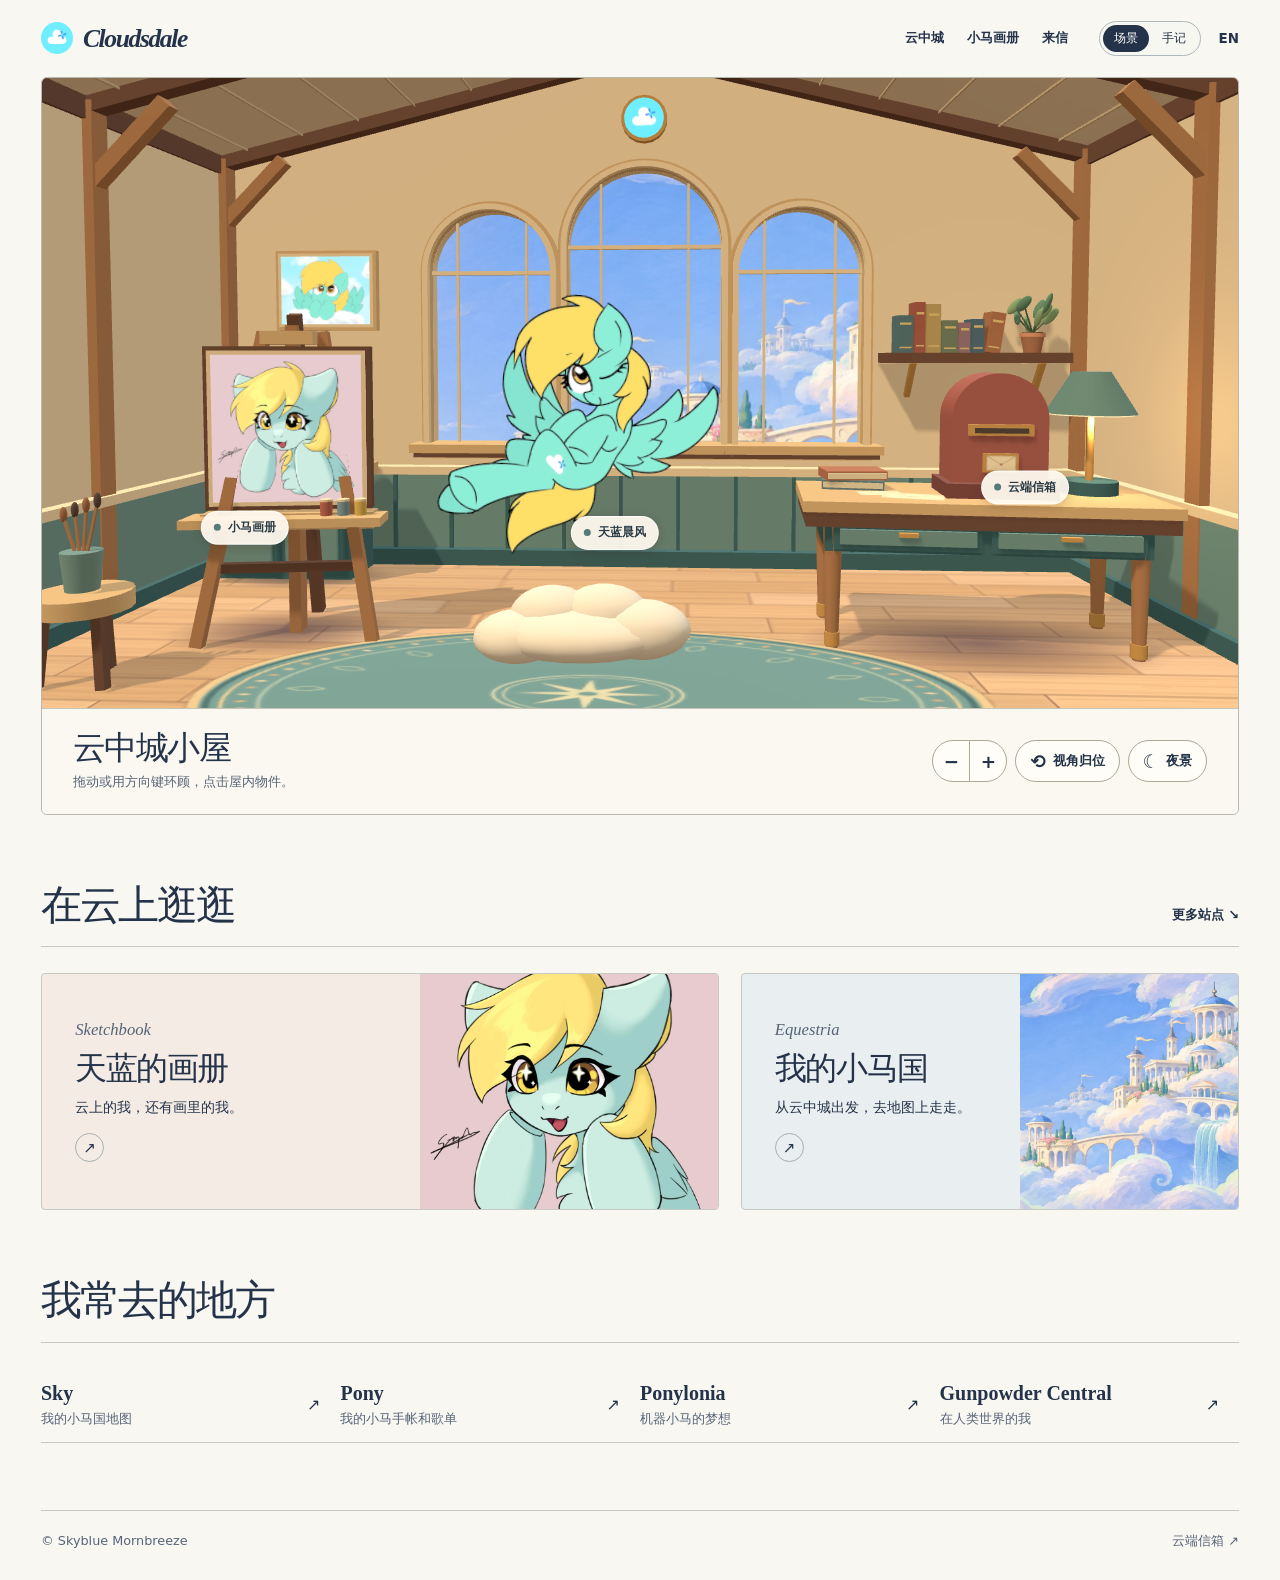
<file: index.html>
<!doctype html>
<html lang="zh-CN" data-view="scene" data-light="day">
<head>
  <meta charset="utf-8">
  <meta name="viewport" content="width=device-width, initial-scale=1">
  <meta name="theme-color" content="#f6f5ed">
  <title>云中城 | 天蓝晨风</title>
  <meta name="description" content="我是天蓝晨风，一只住在云中城的蓝色小天马。来看看我的画册，听听我喜欢的音乐，也可以给我留言。">
  <link rel="canonical" href="https://cloud.hachile.org/">
  <link rel="alternate" hreflang="zh-CN" href="https://cloud.hachile.org/">
  <link rel="alternate" hreflang="en" href="https://cloud.hachile.org/en/">
  <link rel="icon" type="image/png" href="./assets/mark.png">
  <meta property="og:image" content="https://cloud.hachile.org/assets/room-poster.webp">
  <link rel="stylesheet" href="./style.css?v=cottage-1">
  <script defer src="./cloud.js?v=cottage-1"></script>
  <noscript><style>.view-switch,.room-tools{display:none!important}.journal{display:grid!important}</style></noscript>
</head>
<body>
  <a class="skip" href="#main">跳到正文</a>
  <header class="masthead">
    <a class="brand" href="./" aria-label="云中城 | 天蓝晨风"><img src="./assets/mark.png" alt="" width="36" height="36"><span>Cloudsdale</span></a>
    <nav class="nav" aria-label="主导航">
      <a href="#main">云中城</a>
      <a class="" href="https://gallery.hachile.org/" data-open="album">小马画册</a>
      <a class="" href="https://home.hachile.org/#discussion" data-open="mail">来信</a>
    </nav>
    <div class="utility">
      <div class="view-switch" role="group" aria-label="浏览方式">
        <button type="button" data-view-choice="scene" aria-pressed="true">场景</button>
        <button type="button" data-view-choice="journal" aria-pressed="false">手记</button>
      </div>
      <a class="lang" href="en/" hreflang="en" lang="en" aria-label="English">EN</a>
    </div>
  </header>
  <main id="main" class="wrap">
    <section class="scene" aria-labelledby="scene-title">
      <div class="room-stage" data-room>
        <picture class="room-poster">
          <source media="(max-width: 680px)" srcset="./assets/room-poster-mobile.webp">
          <img src="./assets/room-poster.webp" alt="天蓝晨风的云中城小屋，拱窗外是云海，窗边摆着画架和书桌。" fetchpriority="high">
        </picture>
        <canvas data-room-canvas tabindex="0" aria-label="云中城小屋三维视图" aria-describedby="camera-help"></canvas>
        <a class="room-pin" href="https://pony.hachile.org/#about" data-open="profile" data-room-pin="profile"><i aria-hidden="true"></i>天蓝晨风</a>
        <a class="room-pin" href="https://gallery.hachile.org/" data-open="album" data-room-pin="album"><i aria-hidden="true"></i>小马画册</a>
        <a class="room-pin" href="https://home.hachile.org/#discussion" data-open="mail" data-room-pin="mail"><i aria-hidden="true"></i>云端信箱</a>
      </div>
      <div class="room-bar">
        <div class="room-caption">
          <h1 id="scene-title">云中城小屋</h1>
          <p class="camera-help" id="camera-help"><span class="drag-help">拖动或用方向键环顾，点击屋内物件。</span><span class="touch-help">左右滑动环顾，轻点屋内物件。</span></p>
          <p class="still-help">点选天蓝、画册或信箱。</p>
        </div>
        <div class="room-tools">
          <div class="room-zoom" role="group" aria-label="镜头距离">
            <button type="button" data-room-zoom="out" aria-label="拉远镜头" title="拉远镜头">−</button>
            <button type="button" data-room-zoom="in" aria-label="拉近镜头" title="拉近镜头">+</button>
          </div>
          <button class="room-reset" type="button" data-room-reset><span aria-hidden="true">⟲</span> 视角归位</button>
          <button class="light-switch" type="button" data-light-switch aria-pressed="false" aria-label="夜景模式"><span aria-hidden="true">☾</span> <span data-light-text>夜景</span></button>
        </div>
      </div>
    </section>
    <section class="journal" id="journal" aria-labelledby="journal-title">
      <div class="journal-copy"><p class="location">云中城手记</p><h1 id="journal-title">叫我天蓝就好</h1>
      <p class="lede">我是天蓝晨风，一只住在云中城的蓝色小天马。</p><p>在小马社群，我也叫 Pegasus Bluie。朋友们平常喊我天蓝、小蓝，或是 Skyblue。</p><p>出门时喜欢带着天琴心弦的布偶拍照。回到家，我练习画画，尝试写小马故事，也学着做电子音乐。</p><p>在人类世界，我在同济大学学习机器人。我想有一天能造出一匹像 Sweetiebot 那样的机器小马。</p>
      <a class="action" href="https://pony.hachile.org/#music">听我的歌单 <span aria-hidden="true">↗</span></a></div>
      <img class="journal-art" src="./assets/cloud-portrait.webp" alt="天蓝晨风趴在白云上，一侧翅膀从身后探出。" width="1100" height="825">
    </section>
    <section class="shelf" aria-labelledby="shelf-title">
      <div class="section-head"><h2 id="shelf-title">在云上逛逛</h2><a href="#places">更多站点 <span aria-hidden="true">↘</span></a></div>
      <div class="feature-grid">
        <a href="https://gallery.hachile.org/" class="feature feature-gallery" data-open="album">
          <div class="feature-copy"><small>Sketchbook</small><h3>天蓝的画册</h3><p>云上的我，还有画里的我。</p><span aria-hidden="true">↗</span></div>
          <img class="feature-art" src="./assets/studio.webp" alt="" width="900" height="900" loading="lazy">
        </a>
        <a href="https://sky.hachile.org/" class="feature feature-world">
          <div class="feature-copy"><small>Equestria</small><h3>我的小马国</h3><p>从云中城出发，去地图上走走。</p><span aria-hidden="true">↗</span></div>
          <img class="feature-art" src="./assets/cloudsdale.webp" alt="" width="2041" height="770" loading="lazy">
        </a>
      </div>
    </section>
    <section class="places" id="places" aria-labelledby="places-title"><div class="section-head"><h2 id="places-title">我常去的地方</h2></div><div class="place-list">
      <a href="https://sky.hachile.org/"><strong>Sky</strong><span>我的小马国地图</span><b aria-hidden="true">↗</b></a>
      <a href="https://pony.hachile.org/"><strong>Pony</strong><span>我的小马手帐和歌单</span><b aria-hidden="true">↗</b></a>
      <a href="https://ponylonia.hachile.org/"><strong>Ponylonia</strong><span>机器小马的梦想</span><b aria-hidden="true">↗</b></a>
      <a href="https://home.hachile.org/"><strong>Gunpowder Central</strong><span>在人类世界的我</span><b aria-hidden="true">↗</b></a>
    </div></section>
  </main>
  <footer class="foot"><span>© Skyblue Mornbreeze</span><a class="" href="https://home.hachile.org/#discussion" data-open="mail">云端信箱 ↗</a></footer>
  <dialog id="profile" class="modal" aria-labelledby="profile-title"><button class="close" type="button" data-close aria-label="关闭">×</button><div class="profile-layout">
    <img src="./assets/skyblue.webp" alt="天蓝晨风抱着前蹄，侧身展开翅膀。" width="900" height="852" loading="lazy">
    <div><p class="location">Pegasus Bluie</p><h2 id="profile-title">天蓝晨风</h2><p>在小马社群，我也叫 Pegasus Bluie。朋友们平常喊我天蓝、小蓝，或是 Skyblue。</p><p>出门时喜欢带着天琴心弦的布偶拍照。回到家，我练习画画，尝试写小马故事，也学着做电子音乐。</p><p>在人类世界，我在同济大学学习机器人。我想有一天能造出一匹像 Sweetiebot 那样的机器小马。</p><a class="action" href="https://pony.hachile.org/">翻开我的手帐 ↗</a></div>
  </div></dialog>
  <dialog id="album" class="modal" aria-labelledby="album-title"><button class="close" type="button" data-close aria-label="关闭">×</button><div class="gallery-layout">
    <div class="gallery-photo"><figure data-slide ><img src="./assets/cloud-portrait.webp" alt="天蓝晨风趴在白云上，一侧翅膀从身后探出。" loading="lazy"><figcaption>趴在云端</figcaption></figure><figure data-slide hidden><img src="./assets/studio.webp" alt="粉色背景里，天蓝晨风抬起前蹄，眼睛里闪着星星。" loading="lazy"><figcaption>星星眼</figcaption></figure><figure data-slide hidden><img src="./assets/sketchbook.webp" alt="一只戴着圆墨镜的小天马，金色鬃毛垂在镜框旁。" loading="lazy"><figcaption>戴上圆墨镜</figcaption></figure><figure data-slide hidden><img src="./assets/skyblue.webp" alt="天蓝晨风抱着前蹄，侧身展开翅膀。" loading="lazy"><figcaption>展翅</figcaption></figure></div>
    <div class="gallery-info"><h2 id="album-title">小马画册</h2><div class="gallery-controls"><button type="button" data-step="-1" aria-label="上一张">←</button><output aria-live="polite">1 / 4</output><button type="button" data-step="1" aria-label="下一张">→</button></div><a href="https://gallery.hachile.org/">前往画廊 ↗</a></div>
  </div></dialog>
  <dialog id="mail" class="modal" aria-labelledby="mail-title"><button class="close" type="button" data-close aria-label="关闭">×</button><div class="mail-content">
    <p class="location">Cloudsdale Post</p><h2 id="mail-title">云端信箱</h2>
    <p>想聊聊小马、画画，或者你最近听的一首歌？可以在我的主页留言，我会在那里读到。</p>
    <a class="action" href="https://home.hachile.org/#discussion">给天蓝留言 ↗</a>
  </div></dialog>
</body></html>
</file>
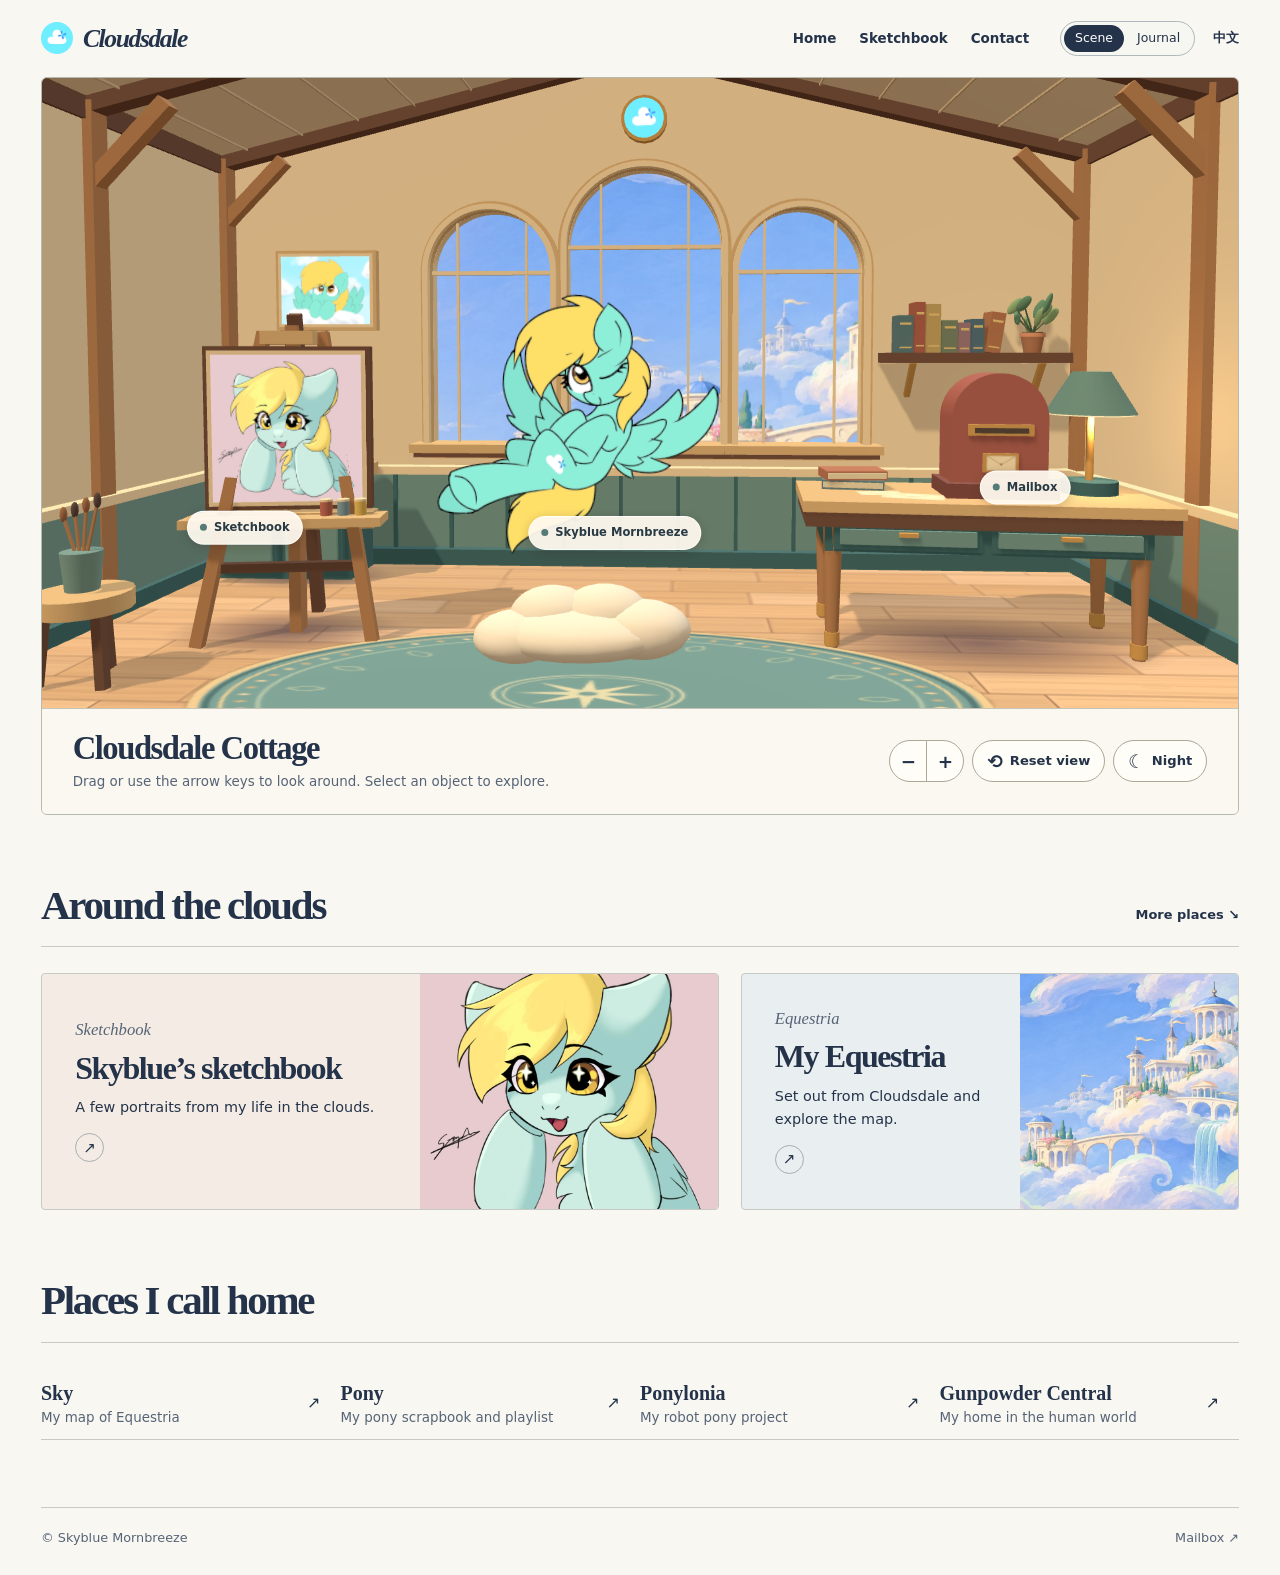
<file: en/index.html>
<!doctype html>
<html lang="en" data-view="scene" data-light="day">
<head>
  <meta charset="utf-8">
  <meta name="viewport" content="width=device-width, initial-scale=1">
  <meta name="theme-color" content="#f6f5ed">
  <title>Cloudsdale | Skyblue Mornbreeze</title>
  <meta name="description" content="I’m Skyblue Mornbreeze, a little blue pegasus living in Cloudsdale. Visit my sketchbook, listen to my favorite music, or leave me a note.">
  <link rel="canonical" href="https://cloud.hachile.org/en/">
  <link rel="alternate" hreflang="zh-CN" href="https://cloud.hachile.org/">
  <link rel="alternate" hreflang="en" href="https://cloud.hachile.org/en/">
  <link rel="icon" type="image/png" href="../assets/mark.png">
  <meta property="og:image" content="https://cloud.hachile.org/assets/room-poster.webp">
  <link rel="stylesheet" href="../style.css?v=cottage-1">
  <script defer src="../cloud.js?v=cottage-1"></script>
  <noscript><style>.view-switch,.room-tools{display:none!important}.journal{display:grid!important}</style></noscript>
</head>
<body>
  <a class="skip" href="#main">Skip to content</a>
  <header class="masthead">
    <a class="brand" href="./" aria-label="Cloudsdale | Skyblue Mornbreeze"><img src="../assets/mark.png" alt="" width="36" height="36"><span>Cloudsdale</span></a>
    <nav class="nav" aria-label="Navigation">
      <a href="#main">Home</a>
      <a class="" href="https://gallery.hachile.org/" data-open="album">Sketchbook</a>
      <a class="" href="https://home.hachile.org/en/#discussion" data-open="mail">Contact</a>
    </nav>
    <div class="utility">
      <div class="view-switch" role="group" aria-label="View mode">
        <button type="button" data-view-choice="scene" aria-pressed="true">Scene</button>
        <button type="button" data-view-choice="journal" aria-pressed="false">Journal</button>
      </div>
      <a class="lang" href="../" hreflang="zh-CN" lang="zh-CN" aria-label="切换至中文">中文</a>
    </div>
  </header>
  <main id="main" class="wrap">
    <section class="scene" aria-labelledby="scene-title">
      <div class="room-stage" data-room>
        <picture class="room-poster">
          <source media="(max-width: 680px)" srcset="../assets/room-poster-mobile.webp">
          <img src="../assets/room-poster.webp" alt="Skyblue’s cottage above the clouds, with an easel and a writing desk beside the arched windows." fetchpriority="high">
        </picture>
        <canvas data-room-canvas tabindex="0" aria-label="3D view of the Cloudsdale cottage" aria-describedby="camera-help"></canvas>
        <a class="room-pin" href="https://pony.hachile.org/en/#about" data-open="profile" data-room-pin="profile"><i aria-hidden="true"></i>Skyblue Mornbreeze</a>
        <a class="room-pin" href="https://gallery.hachile.org/" data-open="album" data-room-pin="album"><i aria-hidden="true"></i>Sketchbook</a>
        <a class="room-pin" href="https://home.hachile.org/en/#discussion" data-open="mail" data-room-pin="mail"><i aria-hidden="true"></i>Mailbox</a>
      </div>
      <div class="room-bar">
        <div class="room-caption">
          <h1 id="scene-title">Cloudsdale Cottage</h1>
          <p class="camera-help" id="camera-help"><span class="drag-help">Drag or use the arrow keys to look around. Select an object to explore.</span><span class="touch-help">Swipe sideways to look around. Tap an object to explore.</span></p>
          <p class="still-help">Choose Skyblue, the sketchbook, or the mailbox.</p>
        </div>
        <div class="room-tools">
          <div class="room-zoom" role="group" aria-label="Camera distance">
            <button type="button" data-room-zoom="out" aria-label="Zoom out" title="Zoom out">−</button>
            <button type="button" data-room-zoom="in" aria-label="Zoom in" title="Zoom in">+</button>
          </div>
          <button class="room-reset" type="button" data-room-reset><span aria-hidden="true">⟲</span> Reset view</button>
          <button class="light-switch" type="button" data-light-switch aria-pressed="false" aria-label="Night scene"><span aria-hidden="true">☾</span> <span data-light-text>Night</span></button>
        </div>
      </div>
    </section>
    <section class="journal" id="journal" aria-labelledby="journal-title">
      <div class="journal-copy"><p class="location">From the journal</p><h1 id="journal-title">Call me Skyblue</h1>
      <p class="lede">I’m Skyblue Mornbreeze, a little blue pegasus living in Cloudsdale.</p><p>In the Brony community I also go by Pegasus Bluie. My friends call me Tianlan, Little Blue, or just Skyblue.</p><p>My Lyra Heartstrings plush comes along on photo walks. Back home, I practice drawing, write pony stories, and experiment with electronic music.</p><p>In the human world I study robotics at Tongji University. One day I’d love to build a robot pony like Sweetiebot.</p>
      <a class="action" href="https://pony.hachile.org/en/#music">Listen to my playlist <span aria-hidden="true">↗</span></a></div>
      <img class="journal-art" src="../assets/cloud-portrait.webp" alt="Skyblue leans on a white cloud with one wing peeking out." width="1100" height="825">
    </section>
    <section class="shelf" aria-labelledby="shelf-title">
      <div class="section-head"><h2 id="shelf-title">Around the clouds</h2><a href="#places">More places <span aria-hidden="true">↘</span></a></div>
      <div class="feature-grid">
        <a href="https://gallery.hachile.org/" class="feature feature-gallery" data-open="album">
          <div class="feature-copy"><small>Sketchbook</small><h3>Skyblue’s sketchbook</h3><p>A few portraits from my life in the clouds.</p><span aria-hidden="true">↗</span></div>
          <img class="feature-art" src="../assets/studio.webp" alt="" width="900" height="900" loading="lazy">
        </a>
        <a href="https://sky.hachile.org/" class="feature feature-world">
          <div class="feature-copy"><small>Equestria</small><h3>My Equestria</h3><p>Set out from Cloudsdale and explore the map.</p><span aria-hidden="true">↗</span></div>
          <img class="feature-art" src="../assets/cloudsdale.webp" alt="" width="2041" height="770" loading="lazy">
        </a>
      </div>
    </section>
    <section class="places" id="places" aria-labelledby="places-title"><div class="section-head"><h2 id="places-title">Places I call home</h2></div><div class="place-list">
      <a href="https://sky.hachile.org/"><strong>Sky</strong><span>My map of Equestria</span><b aria-hidden="true">↗</b></a>
      <a href="https://pony.hachile.org/en/"><strong>Pony</strong><span>My pony scrapbook and playlist</span><b aria-hidden="true">↗</b></a>
      <a href="https://ponylonia.hachile.org/"><strong>Ponylonia</strong><span>My robot pony project</span><b aria-hidden="true">↗</b></a>
      <a href="https://home.hachile.org/en/"><strong>Gunpowder Central</strong><span>My home in the human world</span><b aria-hidden="true">↗</b></a>
    </div></section>
  </main>
  <footer class="foot"><span>© Skyblue Mornbreeze</span><a class="" href="https://home.hachile.org/en/#discussion" data-open="mail">Mailbox ↗</a></footer>
  <dialog id="profile" class="modal" aria-labelledby="profile-title"><button class="close" type="button" data-close aria-label="Close">×</button><div class="profile-layout">
    <img src="../assets/skyblue.webp" alt="Skyblue spreads both wings, forehooves tucked together." width="900" height="852" loading="lazy">
    <div><p class="location">Pegasus Bluie</p><h2 id="profile-title">Skyblue Mornbreeze</h2><p>In the Brony community I also go by Pegasus Bluie. My friends call me Tianlan, Little Blue, or just Skyblue.</p><p>My Lyra Heartstrings plush comes along on photo walks. Back home, I practice drawing, write pony stories, and experiment with electronic music.</p><p>In the human world I study robotics at Tongji University. One day I’d love to build a robot pony like Sweetiebot.</p><a class="action" href="https://pony.hachile.org/en/">Open my scrapbook ↗</a></div>
  </div></dialog>
  <dialog id="album" class="modal" aria-labelledby="album-title"><button class="close" type="button" data-close aria-label="Close">×</button><div class="gallery-layout">
    <div class="gallery-photo"><figure data-slide ><img src="../assets/cloud-portrait.webp" alt="Skyblue leans on a white cloud with one wing peeking out." loading="lazy"><figcaption>Up in the clouds</figcaption></figure><figure data-slide hidden><img src="../assets/studio.webp" alt="Against a pink backdrop, Skyblue raises one forehoof with a starry-eyed look." loading="lazy"><figcaption>Stars in my eyes</figcaption></figure><figure data-slide hidden><img src="../assets/sketchbook.webp" alt="A little pegasus in round sunglasses with a lock of golden mane beside the frame." loading="lazy"><figcaption>Round sunglasses</figcaption></figure><figure data-slide hidden><img src="../assets/skyblue.webp" alt="Skyblue spreads both wings, forehooves tucked together." loading="lazy"><figcaption>Wings out</figcaption></figure></div>
    <div class="gallery-info"><h2 id="album-title">Sketchbook</h2><div class="gallery-controls"><button type="button" data-step="-1" aria-label="Previous image">←</button><output aria-live="polite">1 / 4</output><button type="button" data-step="1" aria-label="Next image">→</button></div><a href="https://gallery.hachile.org/">Visit the gallery ↗</a></div>
  </div></dialog>
  <dialog id="mail" class="modal" aria-labelledby="mail-title"><button class="close" type="button" data-close aria-label="Close">×</button><div class="mail-content">
    <p class="location">Cloudsdale Post</p><h2 id="mail-title">Mailbox</h2>
    <p>Tell me about your pony, a drawing you’re working on, or a song you’ve had on repeat. I read notes in the discussion section of my homepage.</p>
    <a class="action" href="https://home.hachile.org/en/#discussion">Leave me a note ↗</a>
  </div></dialog>
</body></html>
</file>
<file: style.css>
:root {
  color-scheme: light;
  --paper: #f8f7f2;
  --surface: #fffef9;
  --ink: #243349;
  --muted: #576477;
  --rule: #c6c9c4;
  --blue: #294761;
  --serif: Georgia, "Times New Roman", "Songti SC", SimSun, serif;
  --sans: "Segoe UI", "PingFang SC", "Microsoft YaHei", system-ui, sans-serif;
  --gutter: clamp(16px, 3.2vw, 60px);
  --frame: 1504px;
  font-family: var(--sans);
  color: var(--ink);
  background: var(--paper);
}

*, *::before, *::after { box-sizing: border-box; }
html { scroll-behavior: smooth; scroll-padding-top: 24px; }
body { margin: 0; min-width: 280px; }
img { max-width: 100%; display: block; }
button, input, textarea { font: inherit; }
button { cursor: pointer; }
a { color: inherit; text-decoration: none; }
button, a { -webkit-tap-highlight-color: transparent; }
:focus-visible { outline: 3px solid #3267a5; outline-offset: 5px; }
button { color: inherit; }
[hidden] { display: none !important; }
.wrap { width: min(calc(100% - 2 * var(--gutter)), var(--frame)); margin-inline: auto; }
.skip { position: fixed; z-index: 10; top: 8px; left: 8px; padding: 10px 15px; background: var(--surface); transform: translateY(-180%); }
.skip:focus { transform: none; }

.masthead {
  display: flex; align-items: center; gap: clamp(14px, 2.4vw, 42px);
  min-height: clamp(66px, 6vw, 88px); margin-inline: auto;
  width: min(calc(100% - 2 * var(--gutter)), var(--frame));
}
.brand { display: inline-flex; gap: 10px; align-items: center; flex-shrink: 0; font: italic 600 clamp(22px, 2vw, 31px)/1 var(--serif); letter-spacing: -.055em; }
.brand img { width: 32px; height: 32px; border-radius: 50%; object-fit: cover; }
.nav, .utility { display: flex; align-items: center; }
.nav { margin-left: auto; gap: clamp(13px, 1.8vw, 34px); }
.utility { gap: clamp(9px, 1.4vw, 23px); }
.nav a, .lang { padding-block: 10px; font-size: .84rem; font-weight: 600; white-space: nowrap; }
.nav a:hover, .lang:hover { text-decoration: underline; text-underline-offset: 5px; }
.view-switch {
  display: inline-flex; align-items: center; gap: 2px; padding: 3px; border: 1px solid #aeb7bb;
  border-radius: 999px; background: #f7f7f2; white-space: nowrap; font-size: .78rem;
}
.view-switch :is(button, a) { display: inline-flex; gap: 5px; align-items: center; border: 0; background: transparent; border-radius: 999px; padding: 5px 11px; line-height: 1.3; }
.view-switch :is([aria-pressed="true"], [aria-current="true"], .active) { color: white; background: var(--ink); }

.scene {
  overflow: hidden; border: 1px solid #b7b8ae; border-radius: 6px;
  background: #f4f0e7;
}
.room-stage {
  position: relative; isolation: isolate; overflow: hidden; background: #d7c1a6;
  height: clamp(365px, min(55vw, 70svh), 800px);
}
.room-poster, .room-poster img, .room-stage canvas {
  position: absolute; inset: 0; width: 100%; height: 100%; display: block;
}
.room-poster img { object-fit: cover; }
.room-stage canvas { visibility: hidden; touch-action: pan-y pinch-zoom; }
.room-stage[data-room-ready="true"] canvas { visibility: visible; cursor: grab; }
.room-stage[data-room-ready="true"] canvas:active { cursor: grabbing; }
.room-stage canvas:focus-visible { outline-offset: -4px; }
.room-stage[data-room-ready="true"] .room-poster { visibility: hidden; }
.room-pin {
  position: absolute; z-index: 1; transform: translate(-50%, -50%); white-space: nowrap;
  display: inline-flex; align-items: center; justify-content: center; gap: 7px; min-height: 34px;
  padding: 5px 12px; border: 1px solid #fffc; border-radius: 20px;
  color: #283a43; background: #fffaf0ee; box-shadow: 0 2px 10px #37231638;
  font-size: clamp(.72rem, .83vw, .9rem); font-weight: 650; line-height: 1.3;
}
.room-pin i { width: 7px; height: 7px; border-radius: 50%; background: #547b78; }
.room-pin:is(:hover, :focus-visible, [data-object-hover]) { background: white; color: #192b40; box-shadow: 0 2px 12px #37231658; }
.room-pin:is(:hover, :focus-visible, [data-object-hover]) i { background: #b06631; }
.room-pin[data-room-pin="album"] { left: 20%; top: 71%; }
.room-pin[data-room-pin="profile"] { left: 48%; top: 72%; }
.room-pin[data-room-pin="mail"] { left: 79%; top: 65%; }
.room-bar {
  display: flex; justify-content: space-between; align-items: center; gap: 18px;
  padding: clamp(15px, 1.6vw, 25px) clamp(18px, 2.4vw, 38px);
  border-top: 1px solid #c7c3b6; background: #faf8f1;
}
.room-caption h1 { font: 550 clamp(25px, 2.55vw, 43px)/1.17 var(--serif); margin: 0; letter-spacing: -.045em; }
.room-caption p { margin: 5px 0 0; color: var(--muted); font-size: .84rem; line-height: 1.55; }
.room-tools { display: flex; align-items: center; gap: 8px; flex-shrink: 0; }
.room-tools button {
  align-items: center; justify-content: center; gap: 7px; min-height: 42px;
  border: 1px solid #aaa996; border-radius: 24px; padding: 6px 14px;
  color: var(--ink); background: #fffdf7; font: 600 .82rem/1.25 var(--sans);
}
.room-tools button:hover { background: #eeeade; }
.room-tools button span[aria-hidden] { font-size: 1.15rem; font-family: var(--sans); }
.light-switch { display: inline-flex; }
.light-switch[aria-pressed="true"] { color: #fcf6df; background: #334158; border-color: #334158; }
.room-tools .light-switch[aria-pressed="true"]:hover { background: #424f63; }
.camera-help, .room-reset, .touch-help, .room-zoom { display: none; }
.room-zoom { align-items: center; }
.room-tools .room-zoom button { padding-inline: 0; width: 38px; font-size: 1.15rem; }
.room-zoom button:first-child { border-radius: 22px 0 0 22px; }
.room-zoom button:last-child { border-radius: 0 22px 22px 0; margin-left: -1px; }
.room-zoom button:disabled { opacity: .45; cursor: default; }
.room-stage[data-room-ready="true"] + .room-bar .room-zoom { display: inline-flex; }
.room-stage[data-room-ready="true"] + .room-bar .camera-help { display: block; }
.room-stage[data-room-ready="true"] + .room-bar .room-reset { display: inline-flex; }
.room-stage[data-room-ready="true"] + .room-bar .still-help { display: none; }
html[data-light="night"] .room-poster { filter: brightness(.58) saturate(.78) hue-rotate(14deg); }
html[data-view="journal"] .scene, html:not([data-view="journal"]) .journal { display: none; }
.location {
  display: inline-flex; align-items: center; gap: 8px; margin: 0;
  font: 650 .72rem/1.45 var(--sans); letter-spacing: .14em; text-transform: uppercase;
}
.location svg { width: 14px; height: 14px; }
.lede { max-width: 35em; margin: 0; font-size: clamp(14px, 1.15vw, 19px); line-height: 1.7; }
.action {
  width: fit-content; display: inline-flex; align-items: center; justify-content: center; gap: 9px;
  padding: 10px 20px; margin-top: 19px; min-height: 40px; font-size: .86rem; font-weight: 650;
  border: 1px solid transparent; background: var(--blue); color: white; border-radius: 999px;
}
.action:hover { background: #1c334e; }

.journal {
  display: grid; grid-template-columns: 1.1fr .9fr; align-items: center; gap: 5%;
  min-height: 430px; padding: clamp(28px, 5vw, 82px); border: 1px solid var(--rule);
  border-radius: 5px; background: linear-gradient(114deg, #f4efdc, #faf7eb 59%, #f1ecdc);
}
.journal-copy { max-width: 54ch; }
.journal-copy h1, .journal-copy h2 { margin: .23em 0; font: italic 500 clamp(45px, 6.6vw, 105px)/1.08 var(--serif); letter-spacing: -.055em; }
.journal-copy p:not(.location) { line-height: 1.8; }
.journal-art { margin: 0; min-width: 0; width: 100%; height: auto; max-height: 360px; object-fit: cover; border: 8px solid #fffcf2; box-shadow: 0 3px 13px #55472c20; transform: rotate(1deg); }

.shelf, .places { margin-block: clamp(42px, 5.2vw, 80px); }
.section-head { display: flex; align-items: baseline; justify-content: space-between; flex-wrap: wrap; gap: 6px 20px; padding-bottom: 16px; border-bottom: 1px solid var(--rule); margin-bottom: clamp(17px, 2vw, 30px); }
.section-head h2, .places h2 { font: 550 clamp(27px, 3.2vw, 50px)/1.2 var(--serif); letter-spacing: -.055em; margin: 0; }
.section-head > a { font-size: .81rem; font-weight: 650; }
.section-head > a:hover { text-decoration: underline; text-underline-offset: 3px; }
.feature-grid { display: grid; grid-template-columns: minmax(0, 1.36fr) minmax(0, 1fr); gap: clamp(14px, 1.7vw, 28px); }
.feature {
  position: relative; isolation: isolate; overflow: hidden; display: flex; align-items: center;
  text-align: left; width: 100%; min-height: clamp(200px, 18.5vw, 302px);
  color: var(--ink); padding: clamp(20px, 2.6vw, 43px); border: 1px solid var(--rule);
  border-radius: 4px; background: #eae8dc;
}
.feature-copy { z-index: 1; width: 51%; }
.feature h3 { font: 550 clamp(24px, 2.5vw, 40px)/1.15 var(--serif); margin: .3em 0; letter-spacing: -.045em; }
.feature-copy p { margin: 0; font-size: .9rem; line-height: 1.6; }
.feature-copy small { color: var(--muted); font: italic 500 clamp(15px,1.3vw,20px)/1.2 var(--serif); }
.feature-copy > span { display: inline-grid; place-items: center; width: 29px; height: 29px; border: 1px solid #a7afaf; border-radius: 50%; margin-top: 14px; font-size: 15px; }
.feature-art { position: absolute; right: 0; top: 0; width: 44%; height: 100%; object-fit: cover; z-index: 0; transition: width .2s; }
.feature:hover .feature-art { width: 46%; }
.feature-world .feature-art { object-position: 78% center; }
.feature-gallery { background: #f4ece4; }
.feature-world { background: #e9eef0; }
.feature :is(a, button):hover { text-decoration: underline; text-underline-offset: 3px; }
.place-list { display: grid; grid-template-columns: repeat(auto-fit,minmax(min(195px,100%),1fr)); }
.place-list a { display: grid; grid-template-columns: 1fr auto; column-gap: 8px; padding: 12px 20px 14px 0; border-bottom: 1px solid var(--rule); }
.place-list a:hover { color: #476f99; }
.place-list strong { font: 600 1.25rem/1.3 var(--serif); }
.place-list span { grid-column: 1; color: var(--muted); margin-top: 4px; font-size: .84rem; }
.place-list b { grid-column: 2; grid-row: 1/3; align-self: center; font-weight: 400; }
.foot { display: flex; justify-content: space-between; width: min(calc(100% - 2 * var(--gutter)), var(--frame)); margin: auto; border-top: 1px solid var(--rule); padding-block: 22px 30px; color: var(--muted); font-size: .8rem; }
.foot a:hover { text-decoration: underline; }

body:has(dialog[open]) { overflow: hidden; }
.modal { position: fixed; max-width: min(770px, calc(100vw - 32px)); width: max-content; min-width: min(440px, calc(100vw - 32px)); max-height: calc(100dvh - 40px); padding: clamp(22px, 3.4vw, 53px); overflow: auto; border: 1px solid #b2bbc1; border-radius: 6px; background: var(--surface); color: var(--ink); box-shadow: 0 20px 100px #1423383d; }
.modal::backdrop { background: #192c46a8; backdrop-filter: blur(3px); }
.modal h2 { margin: .25em 0 .42em; font: 550 clamp(27px, 3vw, 44px)/1.15 var(--serif); }
.modal p { line-height: 1.7; }
.close { position: absolute; top: 11px; right: 11px; z-index: 3; display: grid; place-items: center; width: 33px; height: 33px; border: 1px solid var(--rule); border-radius: 50%; background: #fffef6ed; font-size: 18px; }
.close:hover, .gallery-controls button:hover { background: #eaf0ed; }
.profile-layout, .gallery-layout { display: grid; grid-template-columns: minmax(0,.85fr) minmax(0,1.15fr); gap: clamp(18px, 3vw, 38px); align-items: center; }
.profile-layout img { width: 100%; height: auto; max-height: 250px; object-fit: contain; }
.gallery-photo { position: relative; margin: 0; width: 100%; aspect-ratio: 1; background: #efede5; overflow: hidden; }
.gallery-photo figure { position: absolute; inset: 0; margin: 0; display: grid; grid-template-rows: minmax(0,1fr) auto; }
.gallery-photo img { width: 100%; height: 100%; min-height: 0; object-fit: contain; }
.gallery-photo figcaption { padding: 8px; font-size: .85rem; text-align: center; }
.gallery-info > a { display: inline-block; margin-top: 22px; }
.gallery-controls { display: flex; align-items: center; gap: 8px; }
.gallery-controls button { padding: 6px 12px; min-height: 36px; border: 1px solid var(--rule); border-radius: 999px; background: var(--surface); }
.mail-content { max-width: 53ch; }
.modal a:not(.action) { text-decoration: underline; text-underline-offset: 4px; }

@media (max-width: 900px) {
  .room-stage { height: clamp(320px, 54vw, 470px); }
}
@media (max-width: 680px) {
  .masthead { flex-wrap: wrap; gap: 0 10px; padding-block: 12px 0; min-height: 0; }
  .brand { font-size: 24px; }
  .brand img { width: 28px; height: 28px; }
  .utility { margin-left: auto; }
  .view-switch :is(button, a) { padding-inline: 8px; }
  .nav { order: 3; width: 100%; justify-content: flex-start; gap: 21px; margin-top: 5px; }
  .nav a { padding: 8px 0 10px; font-size: .78rem; }
  .room-stage { height: auto; aspect-ratio: 1.16; }
  .room-bar { align-items: flex-start; flex-wrap: wrap; gap: 10px 18px; padding: 15px; }
  .room-tools button { min-height: 39px; padding-inline: 12px; }
  .room-pin { gap: 4px; min-height: 29px; padding: 4px 7px; font-size: .67rem; }
  .room-pin i { width: 5px; height: 5px; }
  .room-pin[data-room-pin="album"] { left: max(14%, 44px); top: 67%; }
  .room-pin[data-room-pin="profile"] { left: 48%; top: 70%; }
  .room-pin[data-room-pin="mail"] { left: min(88%, calc(100% - 38px)); top: 61%; }
  .journal { grid-template-columns: 1fr; gap: 20px; padding: 28px 20px; }
  .journal-art { max-height: 235px; }
  .feature-grid { grid-template-columns: 1fr; }
  .feature { min-height: 175px; }
  .shelf, .places { margin-block: 35px; }
  .feature h3 { font-size: 27px; }
  .place-list { grid-template-columns: 1fr 1fr; }
  .place-list a { overflow-wrap: anywhere; }
}
@media (max-width: 480px) {
  .profile-layout, .gallery-layout { grid-template-columns: 1fr; gap: 14px; }
  .gallery-photo { aspect-ratio: 1.45; }
  .profile-layout img { max-height: 170px; }
  .modal { min-width: 0; width: calc(100% - 26px); }
}
@media (max-width: 350px) {
  .brand { gap: 5px; font-size: 19px; }
  .brand img { width: 24px; height: 24px; }
  .view-switch { font-size: .7rem; }
  .utility { gap: 6px; }
}
@media (pointer: coarse) {
  .touch-help { display: inline; }
  .drag-help { display: none; }
}
@media (prefers-reduced-motion: reduce) {
  *, *::before, *::after { animation: none !important; scroll-behavior: auto !important; transition: none !important; }
}
</file>
